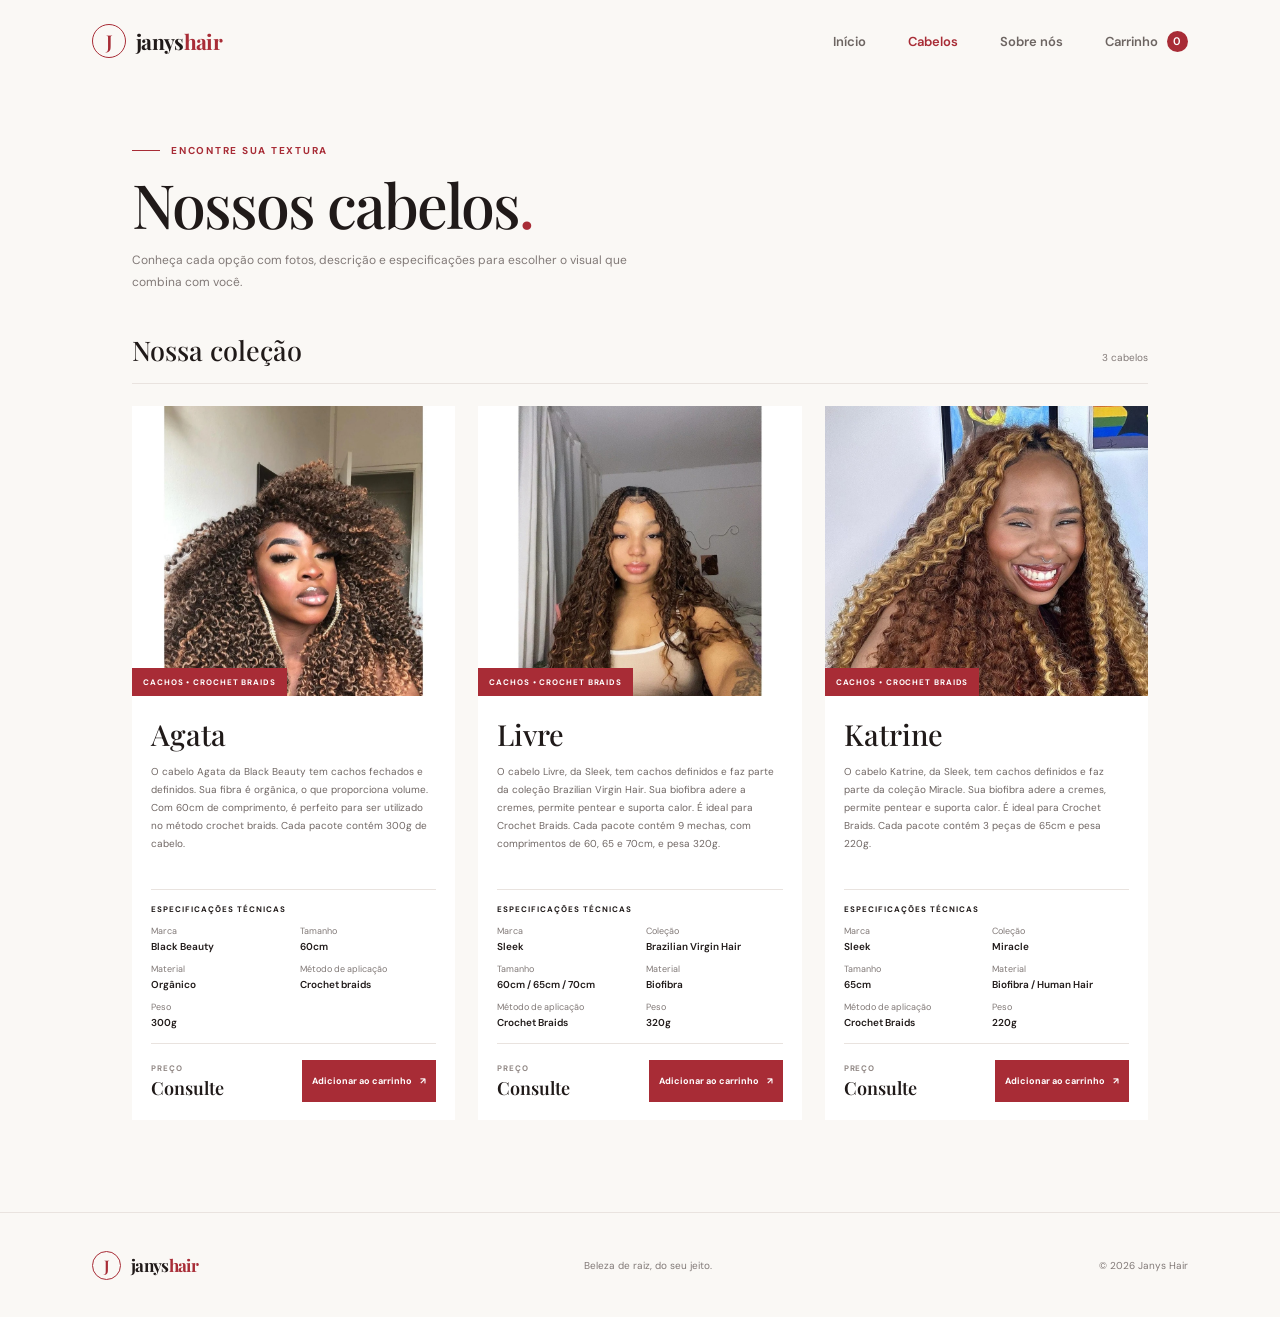
<file: cabelos.html>
<!doctype html>
<html lang="pt-BR">
  <head>
    <meta charset="UTF-8" />
    <meta name="viewport" content="width=device-width, initial-scale=1.0" />
    <meta name="theme-color" content="#171313" />
    <meta name="description" content="Conheça todos os cabelos afro da Janys Hair, com fotos, descrições e especificações." />
    <title>Nossos cabelos | Janys Hair</title>
    <link rel="preconnect" href="https://fonts.googleapis.com" />
    <link rel="preconnect" href="https://fonts.gstatic.com" crossorigin />
    <link href="https://fonts.googleapis.com/css2?family=DM+Sans:wght@400;500;600;700&family=Playfair+Display:wght@500;600;700&display=swap" rel="stylesheet" />
    <link rel="stylesheet" href="styles.css" />
    <script src="script.js" defer></script>
  </head>
  <body>
    <header class="site-header">
      <a class="brand" href="index.html" aria-label="Janys Hair, página inicial">
        <span class="brand-mark" aria-hidden="true">J</span>
        <span>janys<span class="brand-accent">hair</span></span>
      </a>
      <button class="menu-toggle" type="button" aria-expanded="false" aria-controls="main-navigation" aria-label="Abrir menu">
        <span></span><span></span><span></span>
      </button>
      <nav class="main-navigation" id="main-navigation" aria-label="Navegação principal">
        <a class="nav-link" href="index.html">Início</a>
        <a class="nav-link active" href="cabelos.html" aria-current="page">Cabelos</a>
        <a class="nav-link" href="sobre.html">Sobre nós</a>
        <a class="nav-link cart-link" href="carrinho.html">Carrinho <span class="cart-count" aria-label="0 itens no carrinho">0</span></a>
      </nav>
    </header>
    <main class="catalog-page section-wrap">
      <section class="catalog-intro">
        <p class="eyebrow"><span class="eyebrow-line"></span> Encontre sua textura</p>
        <h1>Nossos cabelos<span class="text-red">.</span></h1>
        <p>Conheça cada opção com fotos, descrição e especificações para escolher o visual que combina com você.</p>
      </section>
      <section class="catalog-section" aria-label="Todos os cabelos disponíveis">
        <div class="catalog-heading">
          <h2>Nossa coleção</h2>
          <span id="catalog-count" class="catalog-count"></span>
        </div>
        <div class="catalog-grid" id="catalog-products"></div>
      </section>
    </main>
    <footer class="site-footer">
      <a class="brand footer-brand" href="index.html"><span class="brand-mark" aria-hidden="true">J</span><span>janys<span class="brand-accent">hair</span></span></a>
      <p>Beleza de raiz, do seu jeito.</p>
      <span class="footer-copy">© 2026 Janys Hair</span>
    </footer>
  </body>
</html>
</file>
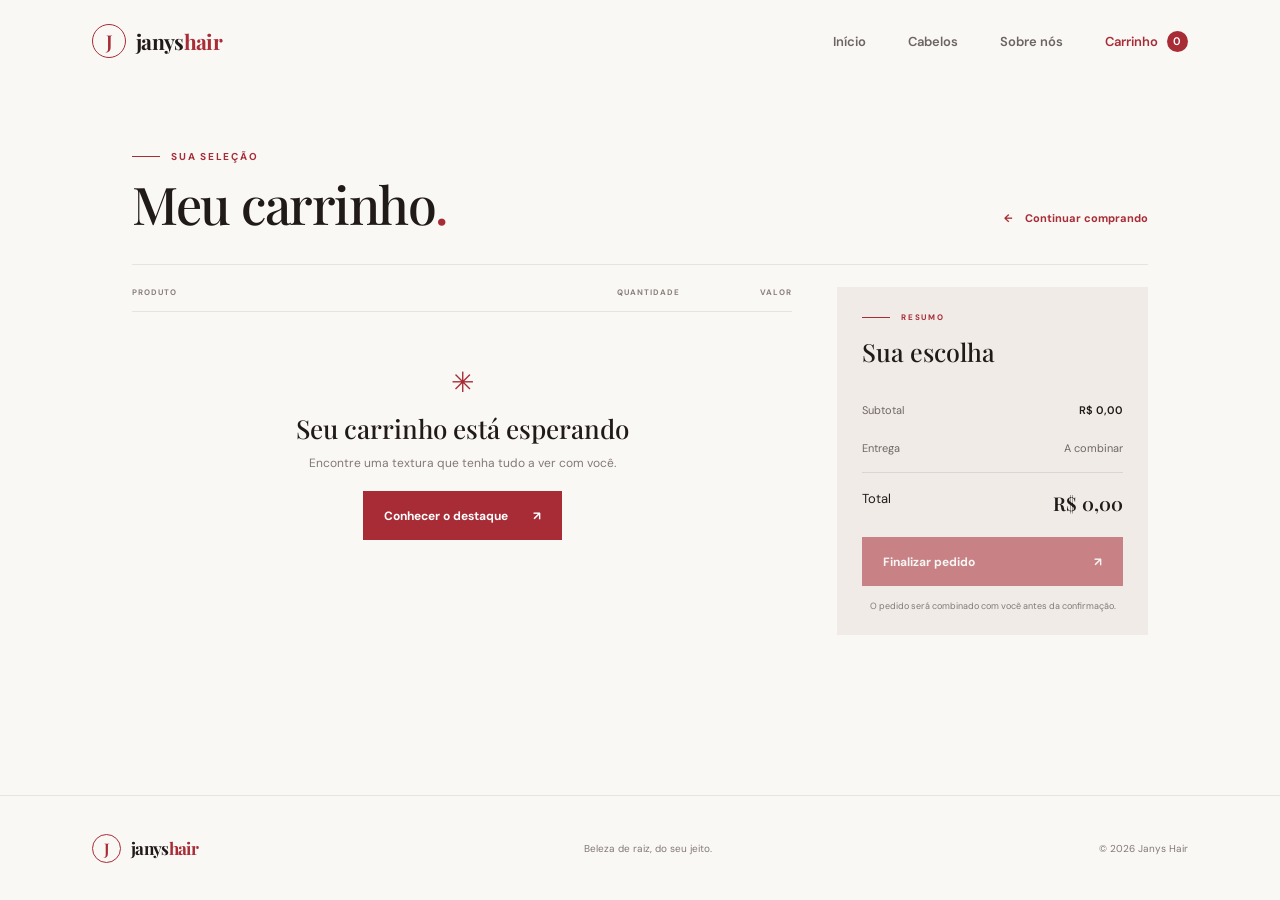
<file: carrinho.html>
<!doctype html>
<html lang="pt-BR">
  <head>
    <meta charset="UTF-8" />
    <meta name="viewport" content="width=device-width, initial-scale=1.0" />
    <meta name="theme-color" content="#171313" />
    <meta name="description" content="Confira os cabelos escolhidos no seu carrinho da Janys Hair." />
    <title>Meu carrinho | Janys Hair</title>
    <link rel="preconnect" href="https://fonts.googleapis.com" />
    <link rel="preconnect" href="https://fonts.gstatic.com" crossorigin />
    <link href="https://fonts.googleapis.com/css2?family=DM+Sans:wght@400;500;600;700&amp;family=Playfair+Display:wght@500;600;700&amp;display=swap" rel="stylesheet" />
    <link rel="stylesheet" href="styles.css" />
    <script src="script.js" defer></script>
  </head>
  <body>
    <header class="site-header">
      <a class="brand" href="index.html" aria-label="Janys Hair, página inicial">
        <span class="brand-mark" aria-hidden="true">J</span>
        <span>janys<span class="brand-accent">hair</span></span>
      </a>
      <button class="menu-toggle" type="button" aria-expanded="false" aria-controls="main-navigation" aria-label="Abrir menu">
        <span></span><span></span><span></span>
      </button>
      <nav class="main-navigation" id="main-navigation" aria-label="Navegação principal">
        <a class="nav-link" href="index.html">Início</a>
        <a class="nav-link" href="cabelos.html">Cabelos</a>
        <a class="nav-link" href="sobre.html">Sobre nós</a>
        <a class="nav-link cart-link active" href="carrinho.html" aria-current="page">Carrinho <span class="cart-count" aria-label="0 itens no carrinho">0</span></a>
      </nav>
    </header>
    <main class="cart-page section-wrap">
      <div class="cart-heading">
        <div>
          <p class="eyebrow"><span class="eyebrow-line"></span> Sua seleção</p>
          <h1>Meu carrinho<span class="text-red">.</span></h1>
        </div>
        <a class="text-link" href="index.html#colecao"><span aria-hidden="true">←</span> Continuar comprando</a>
      </div>
      <div class="cart-layout">
        <section class="cart-items" aria-label="Produtos no carrinho">
          <div class="cart-column-labels"><span>PRODUTO</span><span>QUANTIDADE</span><span>VALOR</span></div>
          <div id="cart-items-list"></div>
        </section>
        <aside class="cart-summary">
          <p class="eyebrow"><span class="eyebrow-line"></span> Resumo</p>
          <h2>Sua escolha</h2>
          <div class="summary-row"><span>Subtotal</span><strong id="cart-subtotal">R$ 0,00</strong></div>
          <div class="summary-row"><span>Entrega</span><span class="shipping-note">A combinar</span></div>
          <div class="summary-total"><span>Total</span><strong id="cart-total">R$ 0,00</strong></div>
          <button class="button button-red checkout-button" id="checkout-button" type="button" disabled>Finalizar pedido <span aria-hidden="true">↗</span></button>
          <p class="checkout-message" id="checkout-message" role="status" aria-live="polite" hidden></p>
          <p class="summary-footnote">O pedido será combinado com você antes da confirmação.</p>
        </aside>
      </div>
    </main>
    <footer class="site-footer">
      <a class="brand footer-brand" href="index.html"><span class="brand-mark" aria-hidden="true">J</span><span>janys<span class="brand-accent">hair</span></span></a>
      <p>Beleza de raiz, do seu jeito.</p>
      <span class="footer-copy">© 2026 Janys Hair</span>
    </footer>
  </body>
</html>
</file>
<file: styles.css>
:root {
  color-scheme: light;
  --ink: #201a19;
  --black: #171313;
  --red: #a82c36;
  --red-dark: #86232b;
  --paper: #faf8f5;
  --muted: #817977;
  --line: #e9e3df;
  --serif: "Playfair Display", Georgia, serif;
  --sans: "DM Sans", Arial, sans-serif;
}

* { box-sizing: border-box; }
html { scroll-behavior: smooth; }
body { margin: 0; background: var(--paper); color: var(--ink); font-family: var(--sans); -webkit-font-smoothing: antialiased; }
img { display: block; width: 100%; object-fit: cover; }
a { color: inherit; text-decoration: none; }
button { font: inherit; }

.site-header { height: 82px; padding: 0 7.2%; display: flex; justify-content: space-between; align-items: center; background: var(--paper); position: relative; z-index: 5; }
.brand { display: inline-flex; gap: 10px; align-items: center; font: 700 21px var(--serif); letter-spacing: -.7px; }
.brand-mark { width: 34px; height: 34px; display: inline-grid; place-items: center; border: 1px solid var(--red); border-radius: 50%; color: var(--red); font: 600 19px var(--serif); }
.brand-accent { color: var(--red); }
.main-navigation { display: flex; align-items: center; gap: 42px; font-size: 13px; font-weight: 600; }
.nav-link { color: #6d6562; transition: color .2s ease; }
.nav-link:hover, .nav-link.active { color: var(--red); }
.cart-link { display: inline-flex; align-items: center; gap: 9px; }
.cart-count { display: inline-grid; min-width: 21px; height: 21px; padding: 0 5px; place-items: center; border-radius: 50%; background: var(--red); color: #fff; font-size: 11px; }
.menu-toggle { display: none; }

.hero { min-height: 575px; padding: 68px 7.2% 62px; background: var(--black); color: #fff; display: grid; grid-template-columns: .93fr 1.07fr; align-items: center; gap: 8%; position: relative; overflow: hidden; }
.hero-copy { max-width: 490px; padding: 10px 0 0 4%; position: relative; z-index: 1; }
.eyebrow { margin: 0 0 20px; display: flex; gap: 11px; align-items: center; color: var(--red); font-size: 10px; font-weight: 700; letter-spacing: 1.75px; text-transform: uppercase; }
.eyebrow-line { display: inline-block; width: 28px; height: 1px; background: currentColor; }
.hero .eyebrow { color: #d58d8e; }
h1, h2, h3, p { margin-top: 0; }
.hero h1, .about-hero h1 { margin: 0; font: 500 clamp(56px, 7vw, 92px)/.99 var(--serif); letter-spacing: -3.9px; }
.text-red { color: var(--red); }
.hero-description { max-width: 390px; margin: 24px 0 29px; color: #c7bfbc; font-size: 14px; line-height: 1.9; }
.button { min-height: 49px; padding: 0 21px; display: inline-flex; justify-content: center; align-items: center; gap: 25px; border: 0; font-size: 12px; font-weight: 700; cursor: pointer; transition: background .2s ease, transform .2s ease; }
.button:hover:not(:disabled) { transform: translateY(-2px); }
.button-light { background: var(--paper); color: var(--ink); }
.button-light:hover { background: #eee8e4; }
.button-red { background: var(--red); color: #fff; }
.button-red:hover:not(:disabled) { background: var(--red-dark); }
.button:disabled { cursor: not-allowed; opacity: .55; }
.hero-note { display: flex; gap: 12px; align-items: center; margin-top: 44px; color: #bbb2af; font-size: 10px; line-height: 1.7; letter-spacing: .4px; }
.note-star { color: #cf8a8b; font-size: 27px; }
.hero-image-wrap { height: 430px; max-width: 510px; width: 100%; position: relative; }
.hero-image { height: 100%; filter: saturate(.75); object-position: 50% 33%; }
.hero-image-wrap::after { position: absolute; inset: 0; border: 1px solid rgb(255 255 255 / 22%); content: ""; pointer-events: none; }
.hero-image-label { position: absolute; right: -1px; bottom: 0; z-index: 1; padding: 13px 16px; display: flex; align-items: center; gap: 11px; background: var(--paper); color: var(--ink); font-size: 8px; font-weight: 700; letter-spacing: 1px; }
.label-line { width: 20px; height: 1px; background: var(--red); }
.hero-stamp { position: absolute; top: 29px; right: -28px; width: 89px; height: 89px; display: grid; place-content: center; border-radius: 50%; background: var(--red); color: white; font: 700 10px/1.5 var(--sans); letter-spacing: 1.2px; text-align: center; transform: rotate(9deg); }
.hero-stamp span { font-size: 17px; }
.hero-side-note { position: absolute; right: 24px; top: 42%; color: #8c8481; font-size: 8px; letter-spacing: 2px; writing-mode: vertical-rl; }

.benefits { min-height: 91px; padding: 15px 11%; display: flex; justify-content: space-between; align-items: center; gap: 20px; background: #f0ebe7; }
.benefits > div { display: flex; gap: 11px; align-items: center; color: #4f4744; font-size: 11px; font-weight: 600; }
.benefit-icon { color: var(--red); font-size: 20px; }
.section-wrap { max-width: 1200px; margin: 0 auto; padding-left: 7.2%; padding-right: 7.2%; }
.collection { padding-top: 91px; padding-bottom: 100px; }
.section-heading { margin-bottom: 37px; display: flex; justify-content: space-between; align-items: end; gap: 28px; }
.section-heading .eyebrow { margin-bottom: 14px; }
.section-heading h2, .cart-heading h1 { margin-bottom: 0; font: 500 clamp(34px, 4.5vw, 52px)/1.12 var(--serif); letter-spacing: -1.5px; }
.section-intro { max-width: 310px; margin: 0 0 3px; color: var(--muted); font-size: 12px; line-height: 1.8; }
.product-feature { display: grid; grid-template-columns: 1fr 1fr; background: #fff; }
.product-photo { min-height: 525px; position: relative; overflow: hidden; background: #d9c9c1; }
.product-photo img { height: 100%; min-height: 525px; object-position: center 29%; }
.product-image-placeholder { display: grid; place-items: center; padding: 18px; background: radial-gradient(ellipse at 50% 38%, #d8c7c0, #f0ebe7 72%); color: var(--red); font: 600 12px var(--sans); letter-spacing: 1.4px; text-align: center; }
.product-photo > .product-image-placeholder { height: 100%; min-height: 525px; }
.photo-tag { position: absolute; top: 20px; left: 20px; padding: 10px 13px; background: var(--red); color: white; font-size: 8px; font-weight: 700; letter-spacing: 1.3px; }
.product-info { padding: 45px clamp(25px, 5vw, 65px); align-self: center; }
.product-category { margin-bottom: 9px; color: var(--red); font-size: 9px; font-weight: 700; letter-spacing: 1.4px; }
.product-info h3 { margin-bottom: 17px; font: 500 43px var(--serif); }
.product-description { margin-bottom: 27px; color: #706764; font-size: 12px; line-height: 1.9; }
.product-specs { padding: 17px 0 18px; border-top: 1px solid var(--line); border-bottom: 1px solid var(--line); }
.specs-heading { margin: 0 0 13px; color: var(--ink); font-size: 9px; font-weight: 700; letter-spacing: 1.2px; }
.specs-grid { display: grid; grid-template-columns: 1fr 1fr; gap: 11px 20px; }
.specs-grid span { color: #817977; font-size: 10px; }
.specs-grid strong { display: block; margin-top: 4px; color: var(--ink); font-size: 11px; font-weight: 600; }
.product-purchase { padding-top: 22px; display: flex; align-items: center; justify-content: space-between; gap: 14px; }
.price-label { display: block; margin-bottom: 3px; color: #918885; font-size: 8px; font-weight: 700; letter-spacing: .9px; }
.product-price { font: 600 20px var(--serif); white-space: nowrap; }
.product-purchase .button { gap: 12px; padding: 0 15px; font-size: 10px; }
.collection-link { margin-top: 24px; }

.catalog-page { min-height: calc(100vh - 187px); padding-top: 62px; padding-bottom: 92px; }
.catalog-intro { max-width: 630px; padding-bottom: 39px; }
.catalog-intro .eyebrow { margin-bottom: 13px; }
.catalog-intro h1 { margin-bottom: 13px; font: 500 clamp(42px, 6vw, 61px)/1.1 var(--serif); letter-spacing: -2px; }
.catalog-intro > p:last-child { max-width: 500px; margin-bottom: 0; color: var(--muted); font-size: 12px; line-height: 1.8; }
.catalog-heading { margin-bottom: 22px; padding-bottom: 15px; display: flex; justify-content: space-between; align-items: baseline; border-bottom: 1px solid var(--line); }
.catalog-heading h2 { margin: 0; font: 500 27px var(--serif); }
.catalog-count { color: var(--muted); font-size: 10px; }
.catalog-grid { display: grid; grid-template-columns: repeat(3, minmax(0, 1fr)); gap: 23px; }
.catalog-card { min-width: 0; background: #fff; }
.catalog-card-photo { height: 290px; position: relative; overflow: hidden; background: #e9e3df; }
.catalog-card-photo img { height: 100%; transition: transform .35s ease; object-position: center 30%; }
.catalog-card-photo > .product-image-placeholder { height: 100%; }
.catalog-card:hover .catalog-card-photo img { transform: scale(1.035); }
.catalog-card-category { position: absolute; bottom: 0; left: 0; padding: 9px 11px; background: var(--red); color: white; font-size: 8px; font-weight: 700; letter-spacing: .9px; }
.catalog-card-content { padding: 19px 19px 18px; }
.catalog-card-content h3 { margin-bottom: 10px; font: 500 29px var(--serif); }
.catalog-card-description { min-height: 108px; margin-bottom: 18px; color: #706764; font-size: 10px; line-height: 1.8; }
.catalog-card-specs { padding: 14px 0; border-top: 1px solid var(--line); border-bottom: 1px solid var(--line); }
.catalog-card-specs h4 { margin: 0 0 11px; font-size: 8px; letter-spacing: 1px; }
.catalog-card-specs dl { margin: 0; display: grid; grid-template-columns: 1fr 1fr; gap: 10px 12px; }
.catalog-card-specs dl div { min-width: 0; }
.catalog-card-specs dt { color: #817977; font-size: 9px; }
.catalog-card-specs dd { margin: 3px 0 0; color: var(--ink); font-size: 10px; font-weight: 600; overflow-wrap: anywhere; }
.catalog-card-footer { padding-top: 16px; display: flex; align-items: center; justify-content: space-between; gap: 10px; }
.catalog-card-footer strong { font: 600 18px var(--serif); white-space: nowrap; }
.catalog-card-footer .button { min-height: 42px; gap: 8px; padding: 0 10px; font-size: 9px; white-space: nowrap; }

.manifesto { min-height: 242px; padding: 45px 20px; display: flex; flex-direction: column; align-items: center; justify-content: center; background: #eee8e4; text-align: center; }
.manifesto-mark { margin-bottom: 9px; color: var(--red); font-size: 26px; }
.manifesto p, .about-closing p { margin-bottom: 16px; font: 500 29px/1.35 var(--serif); letter-spacing: -.5px; }
.manifesto p span, .about-closing p span { color: var(--red); }
.text-link { display: inline-flex; align-items: center; gap: 12px; color: var(--red); font-size: 11px; font-weight: 700; }
.text-link:hover { color: var(--red-dark); }
.site-footer { min-height: 105px; padding: 24px 7.2%; display: flex; justify-content: space-between; align-items: center; gap: 18px; border-top: 1px solid var(--line); }
.footer-brand { font-size: 17px; }
.footer-brand .brand-mark { width: 29px; height: 29px; font-size: 16px; }
.site-footer > p, .footer-copy { margin: 0; color: #817977; font-size: 10px; }

.about-hero { min-height: 486px; padding: 62px 11% 65px; display: grid; grid-template-columns: .92fr 1.08fr; align-items: center; gap: 8%; background: #f0ebe7; }
.about-hero-copy { max-width: 520px; }
.about-hero .eyebrow { margin-bottom: 22px; }
.about-hero h1 { font-size: clamp(47px, 6vw, 72px); letter-spacing: -2.7px; }
.about-hero h1 span { color: var(--red); }
.about-hero-copy > p:last-child { max-width: 410px; margin: 23px 0 0; color: #706764; font-size: 13px; line-height: 1.9; }
.about-hero-image { height: 354px; position: relative; }
.about-hero-image img { height: 100%; object-position: 50% 35%; filter: saturate(.75); }
.about-image-note { position: absolute; right: -18px; bottom: -17px; padding: 17px 20px; background: var(--red); color: white; font-size: 9px; font-weight: 700; line-height: 1.7; letter-spacing: 1.1px; }
.about-image-note span { margin-left: 9px; font-size: 16px; }
.about-story { padding-top: 103px; padding-bottom: 103px; display: grid; grid-template-columns: .65fr 1.35fr; gap: 9%; }
.story-label { display: flex; align-items: center; gap: 11px; color: var(--red); font-size: 9px; font-weight: 700; letter-spacing: 1.2px; }
.story-copy { max-width: 670px; }
.story-copy h2, .values-copy h2 { margin-bottom: 20px; font: 500 clamp(35px, 4.5vw, 49px)/1.2 var(--serif); letter-spacing: -1.5px; }
.story-copy h2 span, .values-copy h2 span { color: var(--red); }
.story-copy p, .values-copy > p:not(.eyebrow) { color: #706764; font-size: 12px; line-height: 1.95; }
.about-values { display: grid; grid-template-columns: 1fr 1fr; min-height: 475px; background: #171313; color: #fff; }
.values-image { min-height: 475px; }
.values-image img { height: 100%; object-position: 50% 30%; filter: saturate(.7) brightness(.85); }
.values-copy { max-width: 580px; align-self: center; padding: 58px 10% 58px 12%; }
.values-copy .eyebrow { color: #d58d8e; }
.values-copy h2 { font-size: clamp(38px, 4.6vw, 53px); }
.values-copy > p:not(.eyebrow) { color: #c4bcb9; }
.values-copy .button { margin-top: 9px; }
.about-closing { min-height: 224px; padding: 45px 7%; display: flex; justify-content: center; align-items: center; gap: 35px; background: #f0ebe7; }
.about-closing p { margin: 0; font-size: 32px; }
.closing-star { color: var(--red); font-size: 39px; }

.cart-page { min-height: calc(100vh - 187px); padding-top: 68px; padding-bottom: 94px; }
.cart-heading { display: flex; justify-content: space-between; align-items: end; gap: 20px; padding-bottom: 31px; border-bottom: 1px solid var(--line); }
.cart-heading .eyebrow { margin-bottom: 12px; }
.cart-heading .text-link { padding-bottom: 8px; }
.cart-layout { display: grid; grid-template-columns: minmax(0, 1.7fr) minmax(245px, .8fr); align-items: start; gap: 45px; padding-top: 22px; }
.cart-column-labels { display: grid; grid-template-columns: minmax(0, 1fr) 110px 74px; gap: 15px; padding: 0 0 14px; color: #89807d; font-size: 8px; font-weight: 700; letter-spacing: 1px; }
.cart-column-labels span:nth-child(2) { text-align: center; }
.cart-column-labels span:last-child { text-align: right; }
.cart-item { padding: 23px 0; display: grid; grid-template-columns: minmax(0, 1fr) 110px 74px; align-items: start; gap: 15px; border-top: 1px solid var(--line); }
.cart-product { display: grid; grid-template-columns: 108px minmax(0, 1fr); gap: 18px; }
.cart-product-image { width: 108px; height: 142px; background: #e9e3df; }
.cart-product > .product-image-placeholder { width: 108px; height: 142px; font-size: 8px; letter-spacing: .7px; }
.cart-product-copy { padding-top: 3px; }
.cart-product-category { margin-bottom: 5px; color: var(--red); font-size: 8px; font-weight: 700; letter-spacing: 1px; }
.cart-product-copy h2 { margin-bottom: 8px; font: 500 25px var(--serif); }
.cart-product-description { margin-bottom: 13px; color: #706764; font-size: 10px; line-height: 1.7; }
.cart-product-specs { padding-top: 10px; border-top: 1px solid var(--line); }
.cart-product-specs summary { color: #514946; cursor: pointer; font-size: 9px; font-weight: 700; letter-spacing: .7px; }
.cart-product-specs dl { margin: 10px 0 0; display: grid; grid-template-columns: 1fr 1fr; gap: 8px 12px; }
.cart-product-specs dl div { display: flex; flex-direction: column; gap: 3px; }
.cart-product-specs dt { color: #8b817e; font-size: 8px; }
.cart-product-specs dd { margin: 0; color: var(--ink); font-size: 9px; font-weight: 600; }
.quantity-control { display: flex; justify-content: center; align-items: center; gap: 7px; padding-top: 5px; }
.quantity-control button { width: 23px; height: 23px; border: 1px solid var(--line); background: transparent; color: var(--ink); cursor: pointer; }
.quantity-control button:hover { border-color: var(--red); color: var(--red); }
.quantity-value { min-width: 15px; text-align: center; font-size: 11px; }
.cart-item-price { padding-top: 8px; text-align: right; font-size: 11px; font-weight: 700; white-space: nowrap; }
.remove-item { display: block; margin: 9px 0 0 auto; padding: 0; border: 0; background: transparent; color: #908784; cursor: pointer; font-size: 9px; text-decoration: underline; }
.remove-item:hover { color: var(--red); }
.empty-cart { padding: 52px 18px; border-top: 1px solid var(--line); text-align: center; }
.empty-cart-mark { margin-bottom: 10px; color: var(--red); font-size: 28px; }
.empty-cart h2 { margin-bottom: 9px; font: 500 26px var(--serif); }
.empty-cart p { margin-bottom: 20px; color: var(--muted); font-size: 12px; }
.cart-summary { position: sticky; top: 18px; padding: 25px 25px 21px; background: #f0ebe7; }
.cart-summary .eyebrow { margin-bottom: 13px; font-size: 8px; }
.cart-summary h2 { margin-bottom: 23px; font: 500 25px var(--serif); }
.summary-row, .summary-total { padding: 12px 0; display: flex; justify-content: space-between; gap: 15px; color: #706764; font-size: 11px; }
.summary-row strong { color: var(--ink); font-weight: 600; }
.shipping-note { color: #706764; }
.summary-total { margin-top: 5px; padding-top: 17px; border-top: 1px solid #dcd4cf; color: var(--ink); font-size: 13px; }
.summary-total strong { font: 600 19px var(--serif); }
.checkout-button { width: 100%; margin-top: 9px; justify-content: space-between; }
.checkout-message { margin: 12px 0 0; padding: 10px; background: #fff; color: var(--red-dark); font-size: 10px; line-height: 1.6; }
.summary-footnote { margin: 13px 0 0; color: #817977; font-size: 9px; line-height: 1.6; text-align: center; }

@media (max-width: 900px) {
  .site-header { padding-right: 5%; padding-left: 5%; }
  .hero { padding-right: 7%; padding-left: 5%; gap: 5%; }
  .hero-copy { padding-left: 0; }
  .hero-image-wrap { height: 385px; }
  .hero-side-note { display: none; }
  .section-wrap { padding-right: 5%; padding-left: 5%; }
  .catalog-grid { grid-template-columns: repeat(2, minmax(0, 1fr)); gap: 17px; }
  .catalog-card-photo { height: 260px; }
  .catalog-card-content { padding-right: 15px; padding-left: 15px; }
  .catalog-card-description { min-height: 126px; }
  .product-info { padding: 35px 28px; }
  .product-purchase { align-items: flex-start; flex-direction: column; }
  .about-hero { padding-right: 7%; padding-left: 7%; gap: 5%; }
  .cart-layout { gap: 25px; }
  .cart-item, .cart-column-labels { grid-template-columns: minmax(0, 1fr) 88px 64px; gap: 10px; }
  .cart-product { grid-template-columns: 85px minmax(0, 1fr); gap: 12px; }
  .cart-product-image { width: 85px; height: 118px; }
  .cart-product > .product-image-placeholder { width: 85px; height: 118px; }
  .cart-summary { padding: 21px 18px; }
}

@media (max-width: 640px) {
  .site-header { height: 70px; padding: 0 6%; }
  .brand { font-size: 19px; }
  .menu-toggle { width: 40px; height: 40px; padding: 10px; display: flex; flex-direction: column; justify-content: center; gap: 5px; border: 0; background: transparent; cursor: pointer; }
  .menu-toggle span { width: 20px; height: 1px; background: var(--ink); }
  .main-navigation { position: absolute; top: 70px; right: 0; left: 0; padding: 0 6%; display: none; flex-direction: column; align-items: stretch; gap: 0; border-top: 1px solid var(--line); background: var(--paper); box-shadow: 0 12px 16px rgb(32 26 25 / 8%); }
  .main-navigation.is-open { display: flex; }
  .nav-link { padding: 15px 0; border-bottom: 1px solid var(--line); }
  .cart-link { justify-content: space-between; }
  .hero { min-height: 0; padding: 51px 7% 32px; grid-template-columns: 1fr; gap: 31px; }
  .hero h1 { font-size: clamp(57px, 15vw, 76px); }
  .hero-description { margin: 18px 0 22px; font-size: 13px; }
  .hero-note { display: none; }
  .hero-image-wrap { height: min(88vw, 370px); max-width: none; }
  .hero-stamp { top: -18px; right: -11px; width: 73px; height: 73px; font-size: 8px; }
  .hero-image-label { right: 0; font-size: 7px; }
  .benefits { padding: 17px 7%; align-items: flex-start; flex-direction: column; gap: 12px; }
  .benefits > div { font-size: 10px; }
  .benefit-icon { width: 20px; text-align: center; }
  .section-wrap { padding-right: 7%; padding-left: 7%; }
  .catalog-page { padding-top: 42px; padding-bottom: 62px; }
  .catalog-intro { padding-bottom: 29px; }
  .catalog-intro h1 { font-size: 43px; }
  .catalog-grid { grid-template-columns: 1fr; gap: 19px; }
  .catalog-card-photo { height: min(93vw, 360px); }
  .catalog-card-content { padding: 20px; }
  .catalog-card-content h3 { font-size: 27px; }
  .catalog-card-description { min-height: 0; font-size: 11px; }
  .catalog-card-specs dl { gap: 10px 18px; }
  .catalog-card-footer .button { min-height: 45px; padding: 0 13px; font-size: 10px; }
  .collection { padding-top: 61px; padding-bottom: 66px; }
  .section-heading { margin-bottom: 24px; align-items: flex-start; flex-direction: column; gap: 12px; }
  .section-heading h2 { font-size: 37px; }
  .section-intro { font-size: 11px; }
  .product-feature { grid-template-columns: 1fr; }
  .product-photo { min-height: 0; height: min(100vw, 390px); }
  .product-photo img { min-height: 0; }
  .product-info { padding: 29px 22px; }
  .product-info h3 { font-size: 37px; }
  .product-description { font-size: 11px; }
  .product-purchase { flex-direction: row; align-items: center; }
  .product-purchase .button { padding: 0 12px; font-size: 9px; }
  .manifesto { min-height: 215px; }
  .manifesto p { font-size: 25px; }
  .site-footer { min-height: 0; padding: 22px 6%; flex-wrap: wrap; }
  .site-footer > p { order: 3; width: 100%; }
  .about-hero { padding: 48px 7% 41px; grid-template-columns: 1fr; gap: 29px; }
  .about-hero h1 { font-size: clamp(44px, 12vw, 61px); }
  .about-hero-copy > p:last-child { font-size: 12px; }
  .about-hero-image { height: min(72vw, 330px); margin-right: 10px; }
  .about-image-note { right: -10px; bottom: -13px; }
  .about-story { padding-top: 62px; padding-bottom: 63px; grid-template-columns: 1fr; gap: 23px; }
  .story-copy h2, .values-copy h2 { font-size: 37px; }
  .about-values { grid-template-columns: 1fr; }
  .values-image { min-height: 0; height: min(85vw, 360px); }
  .values-copy { padding: 41px 7% 48px; }
  .values-copy > p:not(.eyebrow) { font-size: 11px; }
  .about-closing { min-height: 180px; gap: 17px; }
  .about-closing p { font-size: 24px; }
  .closing-star { font-size: 29px; }
  .cart-page { min-height: calc(100vh - 160px); padding-top: 43px; padding-bottom: 63px; }
  .cart-heading { align-items: flex-start; flex-direction: column; gap: 17px; padding-bottom: 21px; }
  .cart-heading h1 { font-size: 40px; }
  .cart-heading .text-link { padding-bottom: 0; }
  .cart-layout { grid-template-columns: 1fr; gap: 27px; padding-top: 18px; }
  .cart-column-labels { grid-template-columns: minmax(0, 1fr) 70px 57px; font-size: 7px; }
  .cart-item { grid-template-columns: minmax(0, 1fr) 70px 57px; gap: 6px; padding: 17px 0; }
  .cart-product { grid-template-columns: 74px minmax(0, 1fr); gap: 10px; }
  .cart-product-image { width: 74px; height: 104px; }
  .cart-product > .product-image-placeholder { width: 74px; height: 104px; }
  .cart-product-copy h2 { font-size: 22px; }
  .cart-product-description { font-size: 9px; }
  .cart-product-specs dl { grid-template-columns: 1fr 1fr; gap: 7px; }
  .quantity-control { gap: 4px; }
  .quantity-control button { width: 21px; height: 21px; }
  .cart-item-price { font-size: 9px; }
  .cart-summary { position: static; padding: 22px; }
}

@media (prefers-reduced-motion: reduce) {
  *, *::before, *::after { scroll-behavior: auto !important; transition-duration: .01ms !important; }
}
</file>
